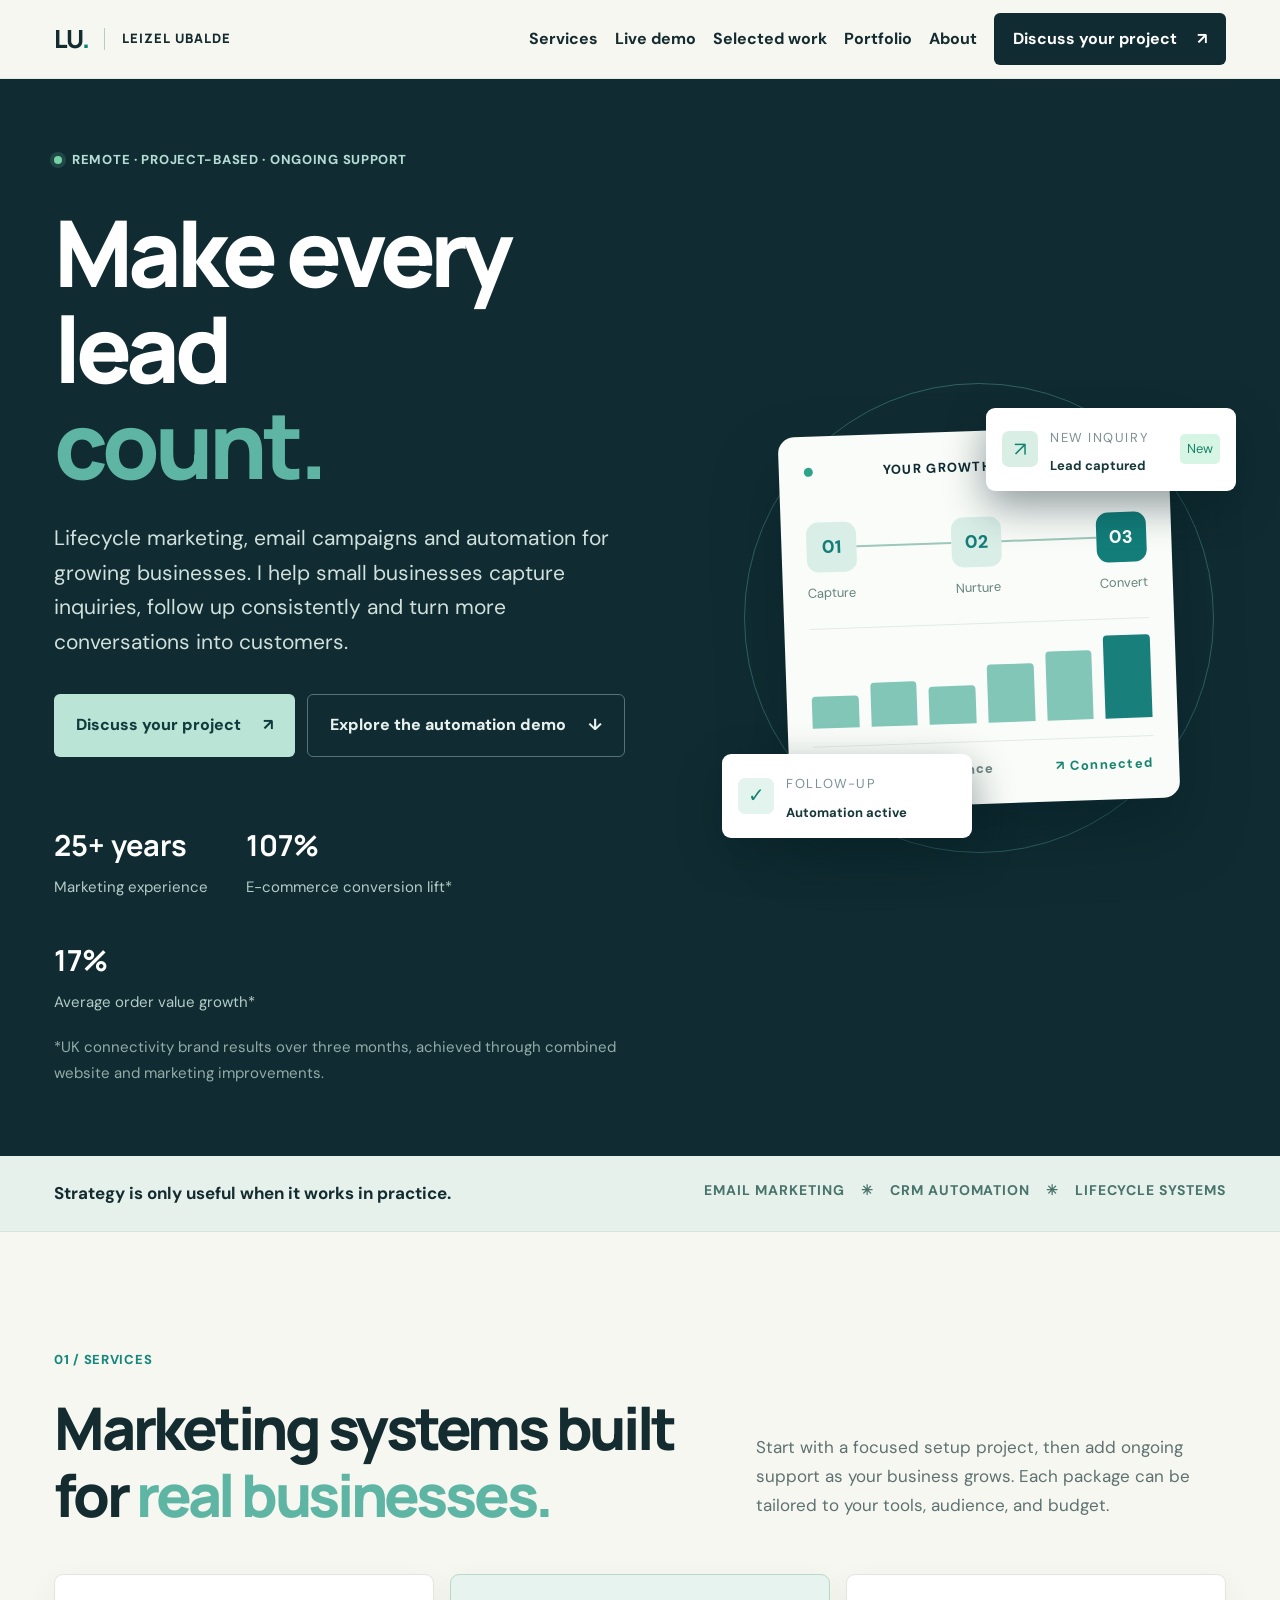
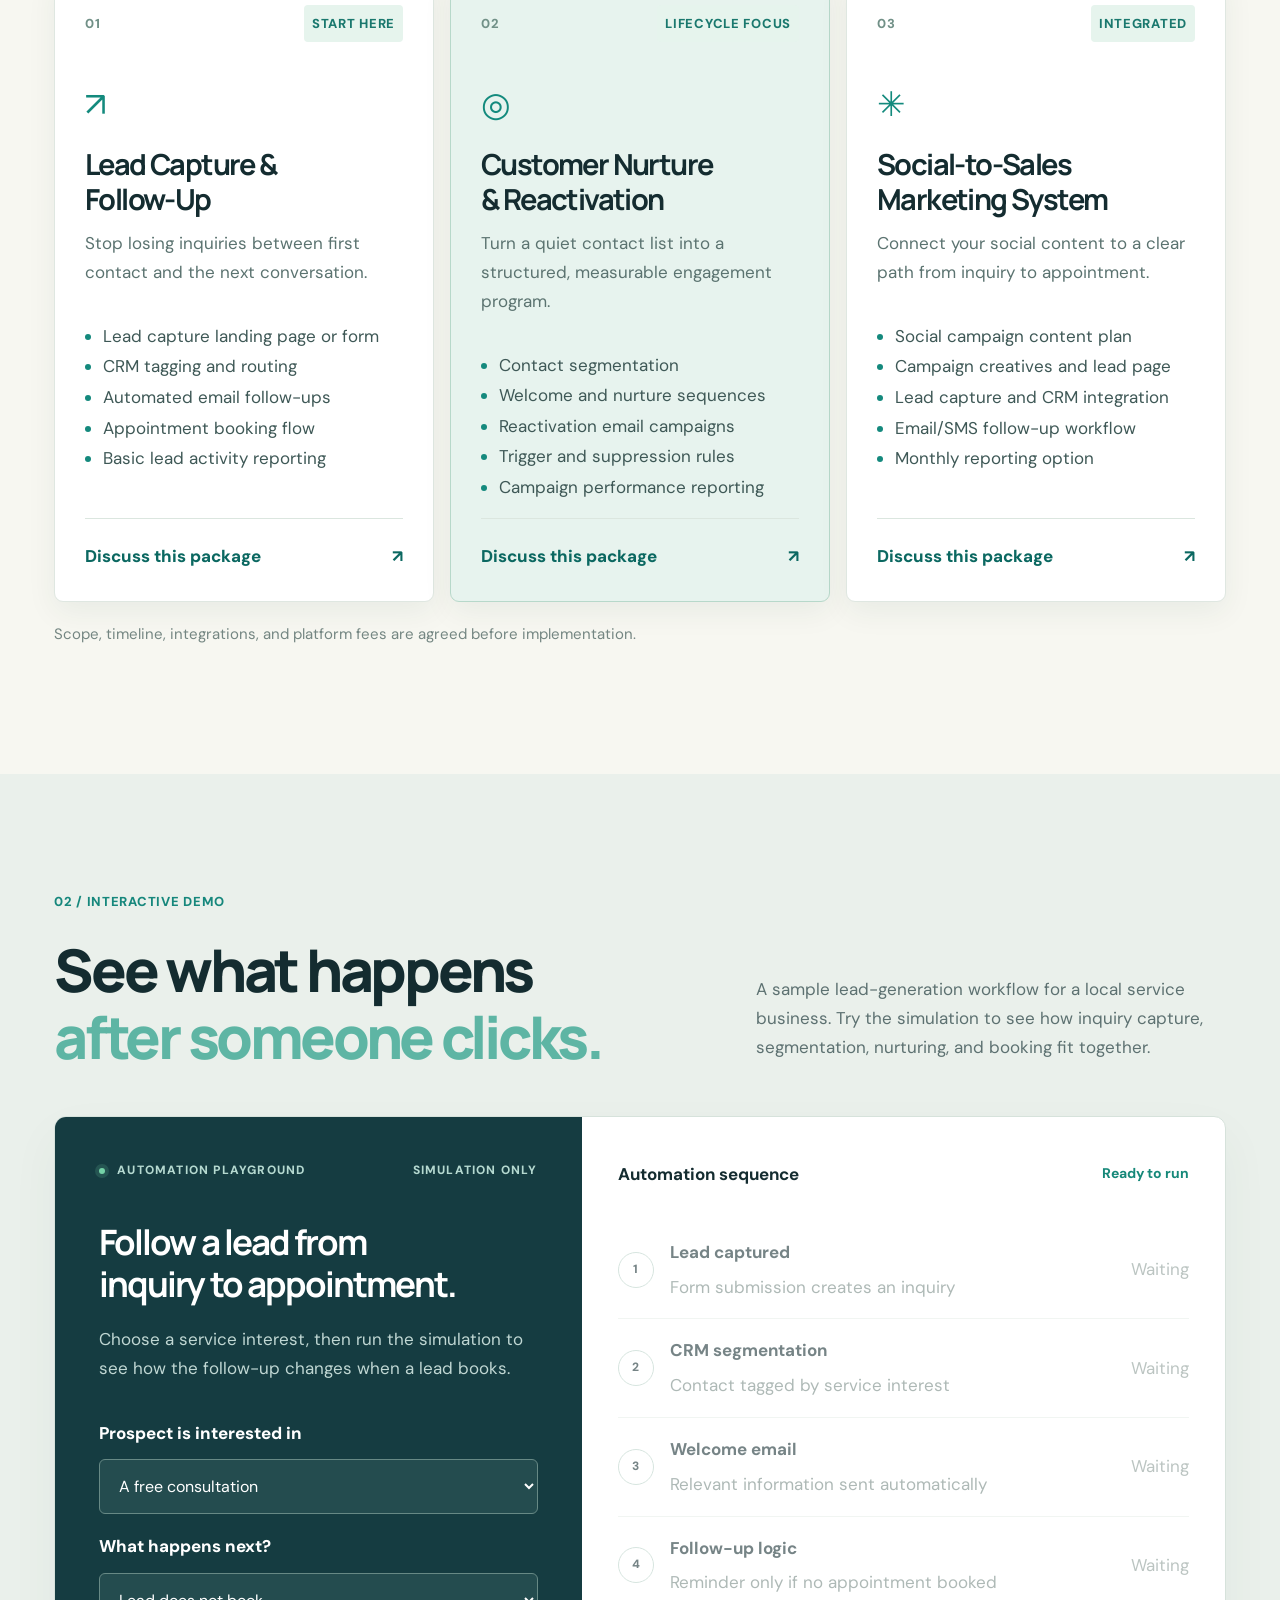
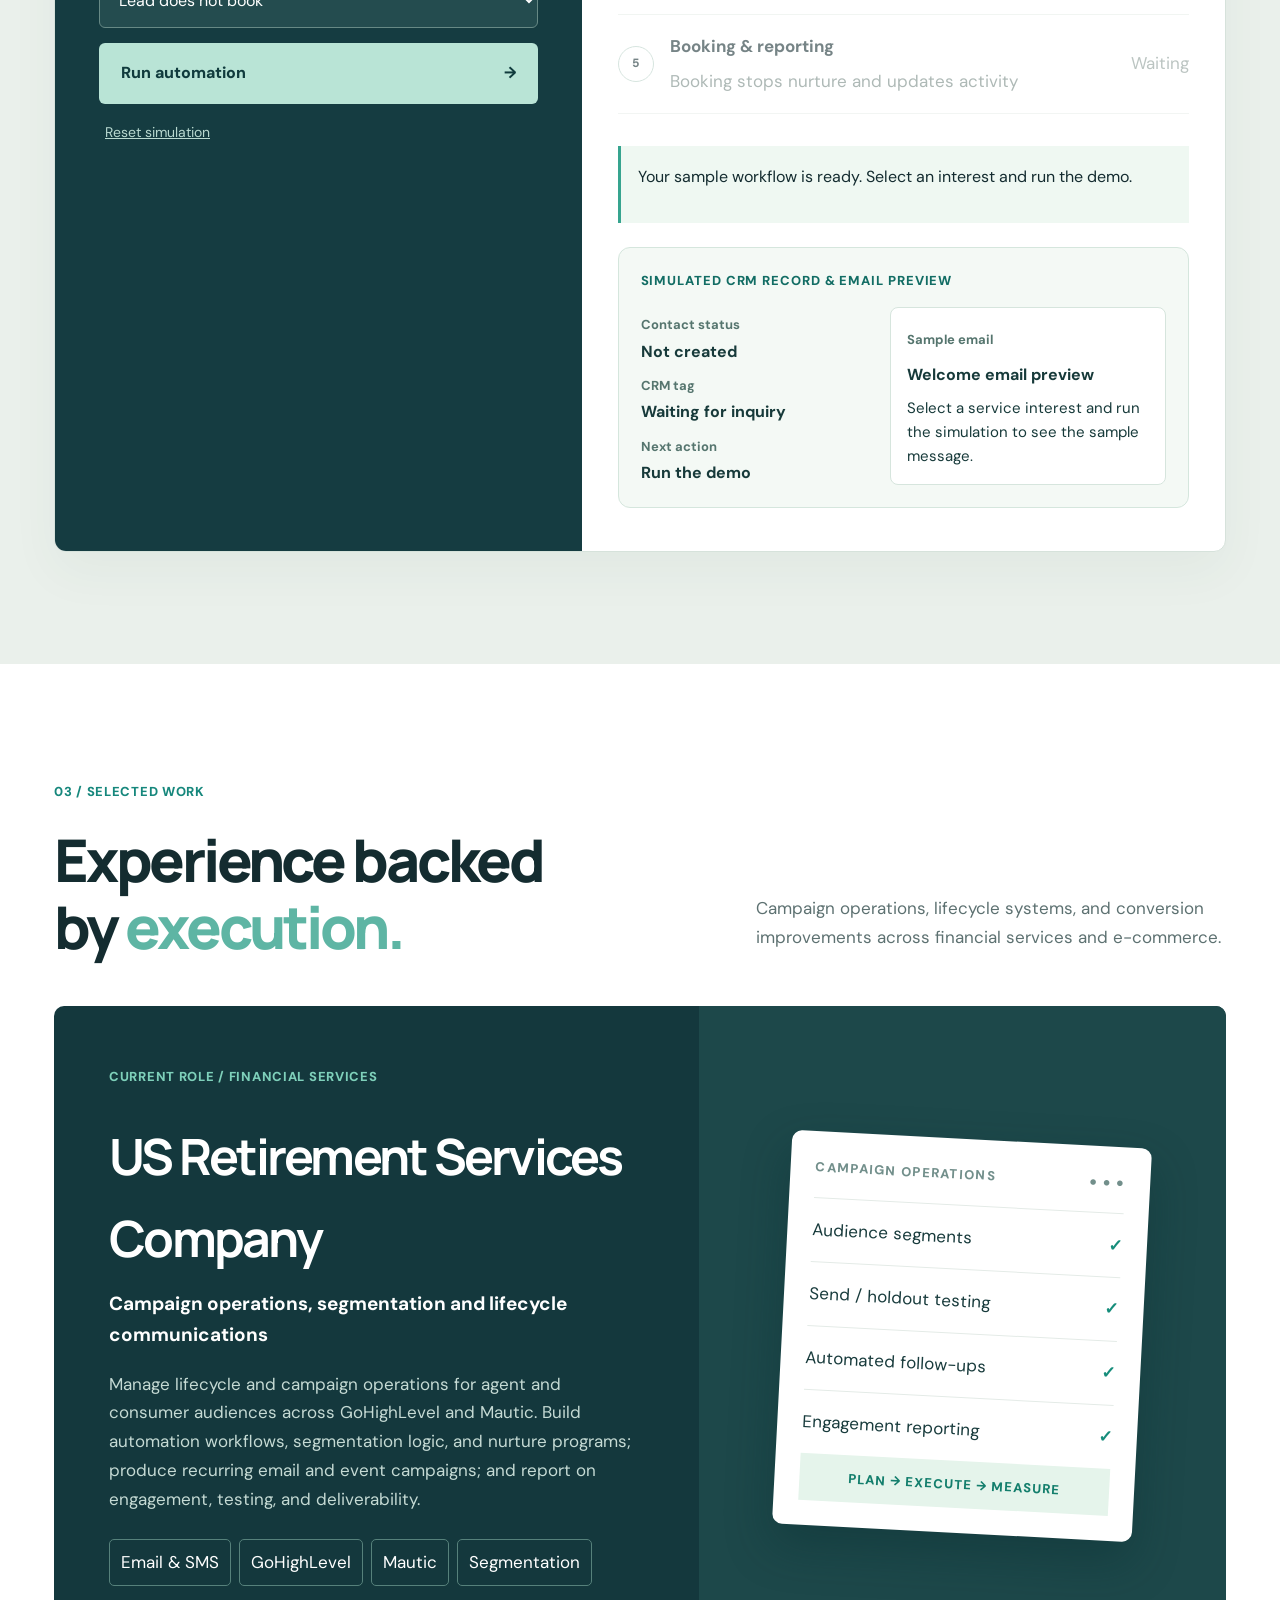
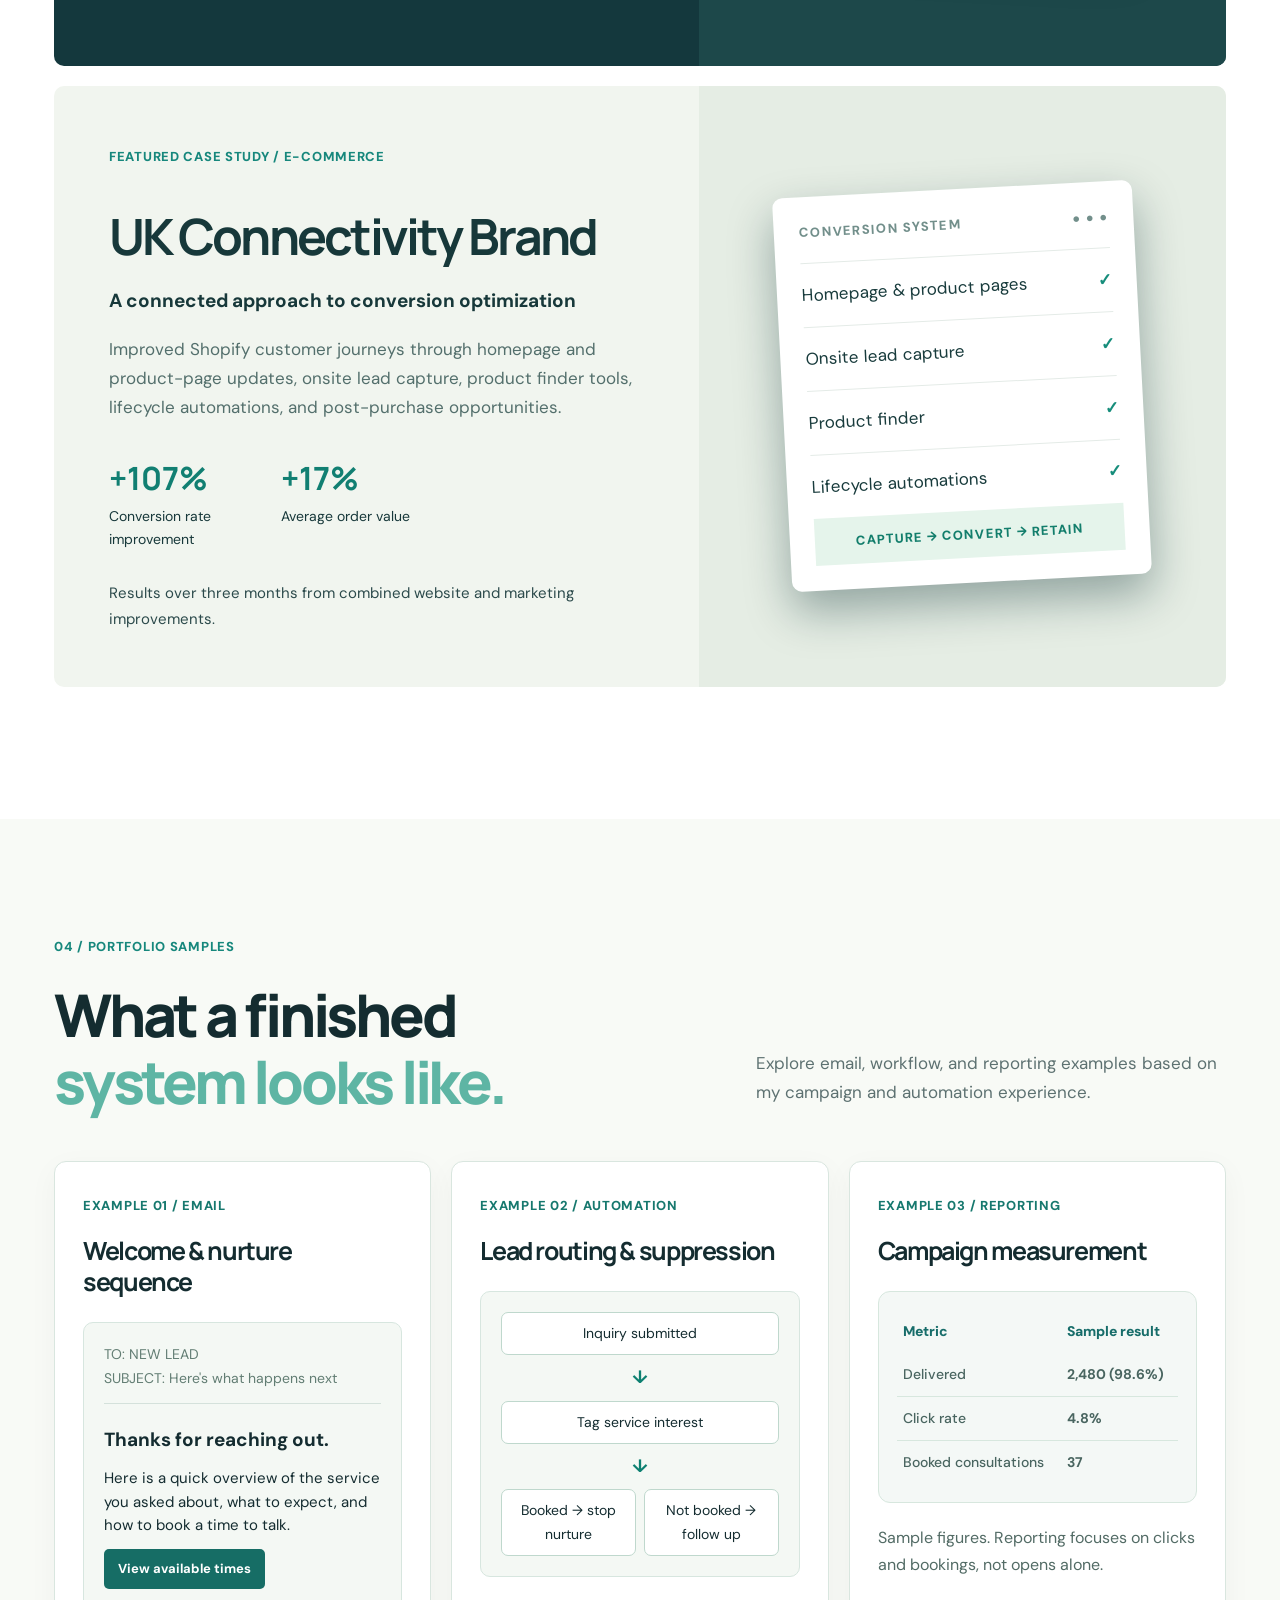
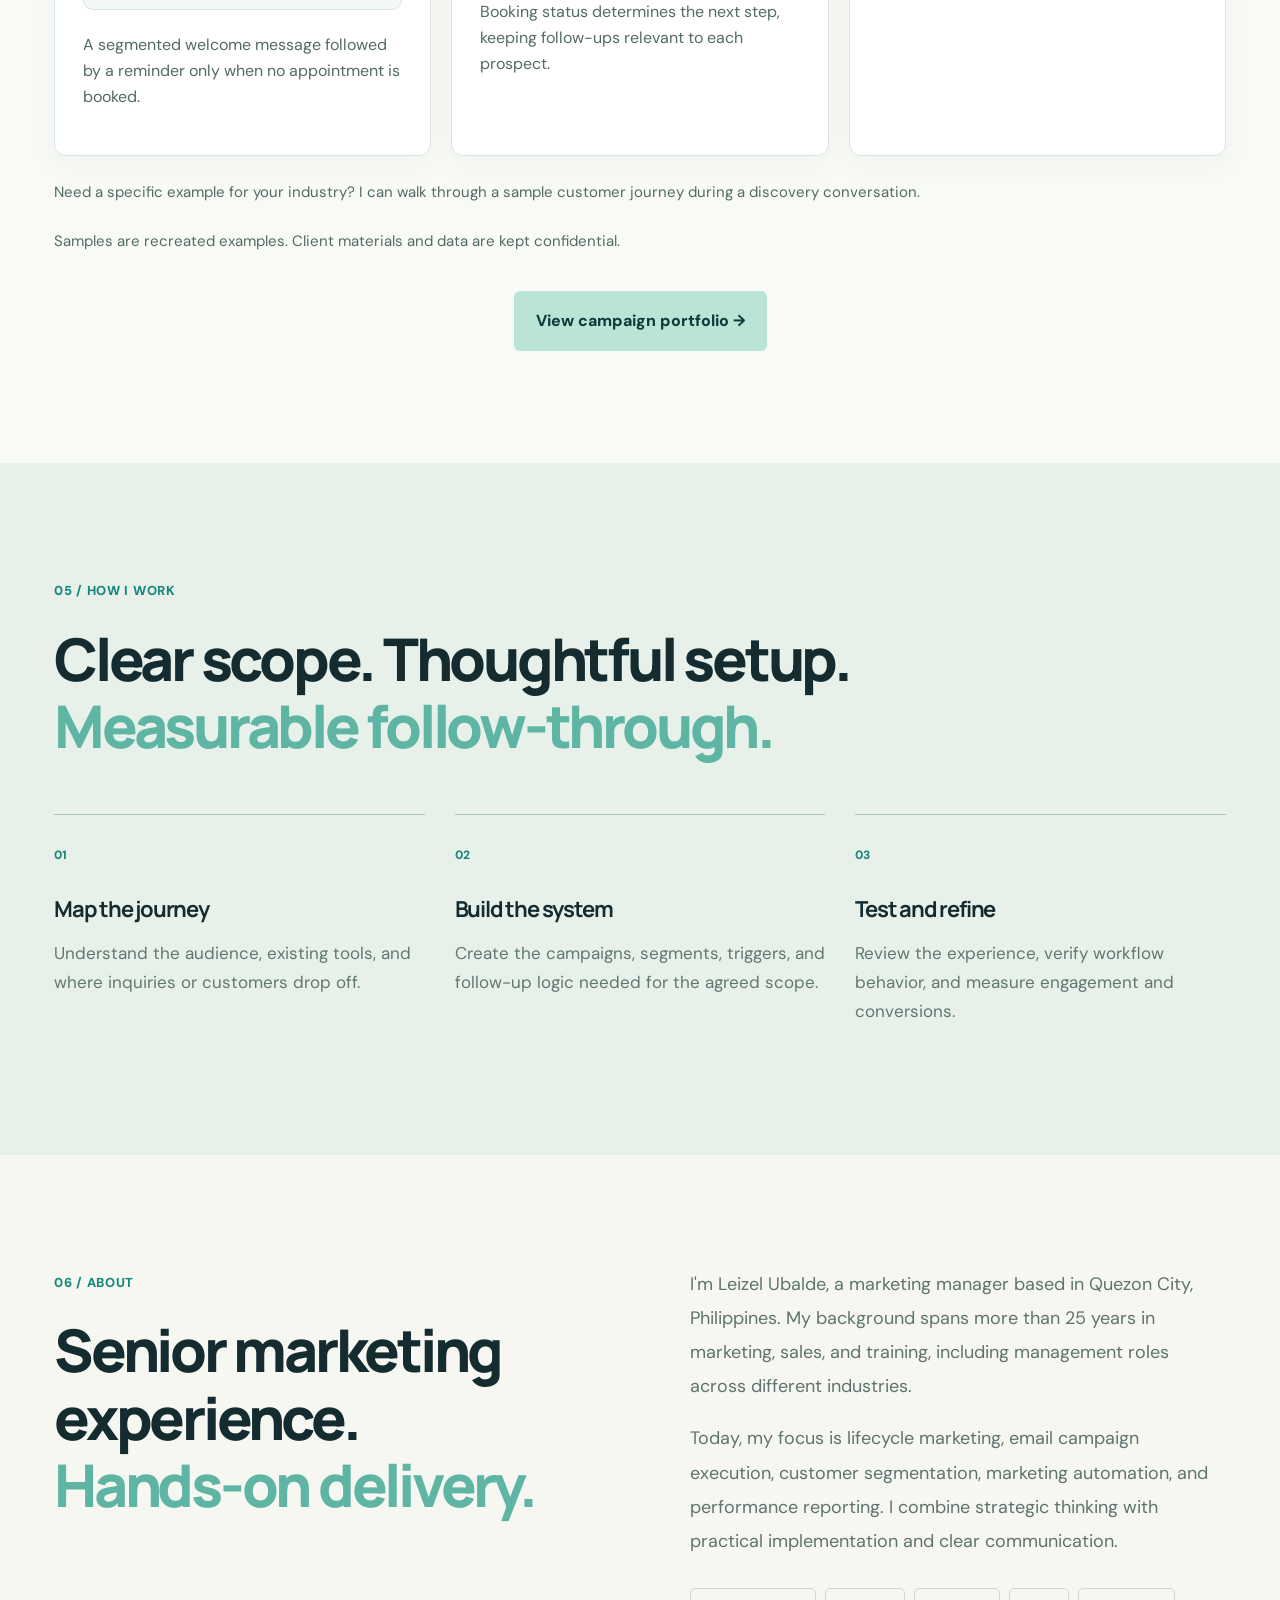
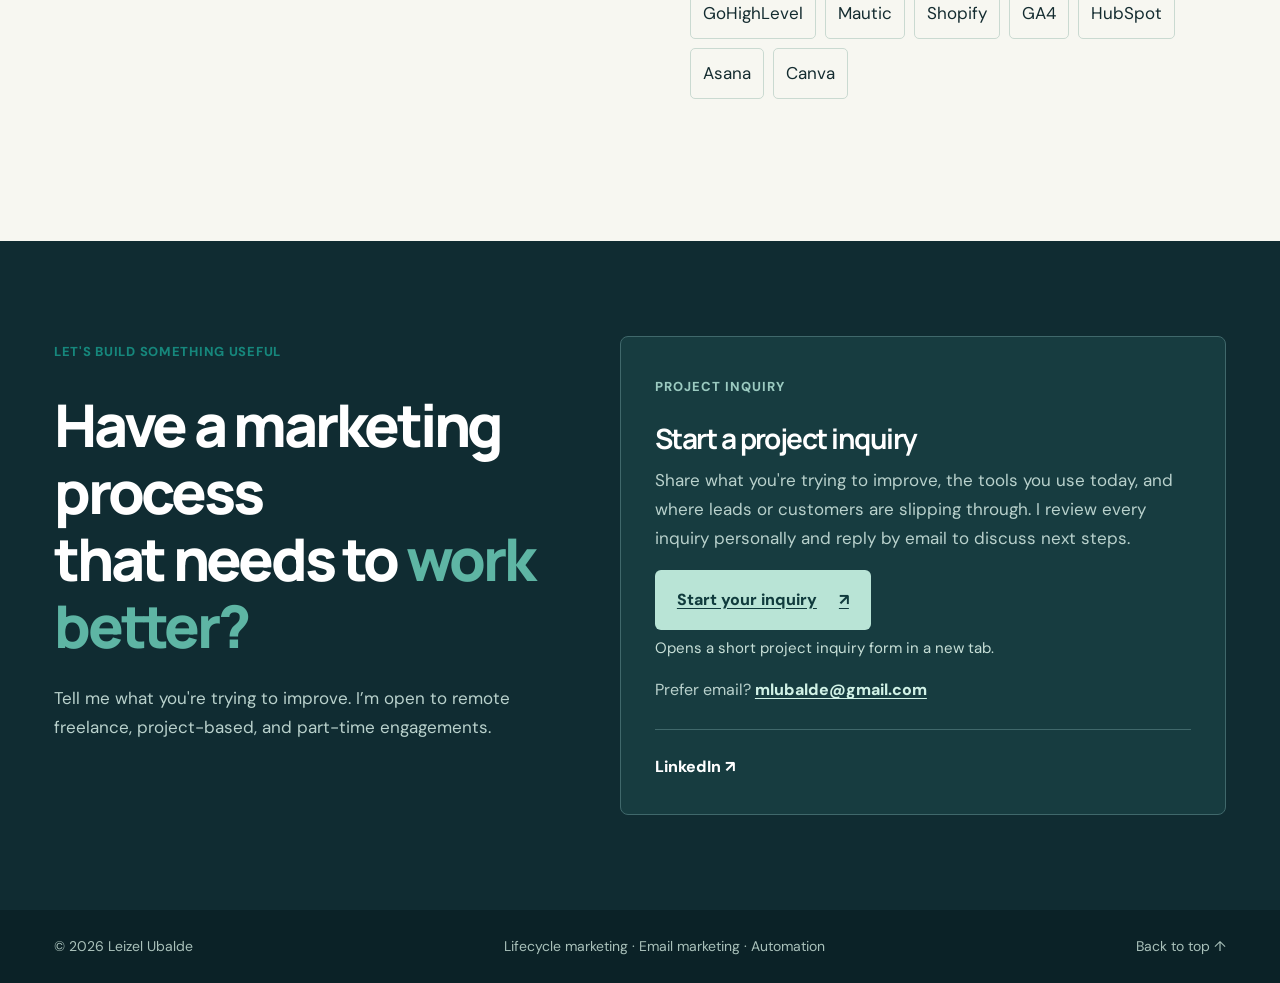
<file: index.html>
<!DOCTYPE html>

<html lang="en"><head><meta charset="utf-8"/><meta content="width=device-width,initial-scale=1" name="viewport"/><meta content="#102c32" name="theme-color"/><meta content="Leizel Ubalde helps growing businesses capture leads, build email marketing systems and automate customer follow-up. Remote freelance and project-based marketing support." name="description"/><title>Leizel Ubalde | Lifecycle Marketing &amp; Automation</title><link href="https://fonts.googleapis.com" rel="preconnect"/><link crossorigin="" href="https://fonts.gstatic.com" rel="preconnect"/><link href="https://fonts.googleapis.com/css2?family=DM+Sans:wght@400;500;600;700&amp;family=Manrope:wght@400;500;600;700;800&amp;display=swap" rel="stylesheet"/><link href="styles.css" rel="stylesheet"/><meta content="website" property="og:type"/><meta content="Leizel Ubalde | Lifecycle Marketing &amp; Automation" property="og:title"/><meta content="Email marketing, lifecycle automation and lead follow-up systems for growing businesses. Explore service packages and an interactive workflow demo." property="og:description"/><meta content="summary_large_image" name="twitter:card"/><meta content="https://leizelubalde.github.io/" property="og:url"/><meta content="https://leizelubalde.github.io/assets/og-image.jpg" property="og:image"/><meta content="1200" property="og:image:width"/><meta content="630" property="og:image:height"/><meta content="Leizel Ubalde, Lifecycle Marketing and Automation: Make every lead count." property="og:image:alt"/><meta content="https://leizelubalde.github.io/assets/og-image.jpg" name="twitter:image"/><meta content="Leizel Ubalde | Lifecycle Marketing &amp; Automation" name="twitter:title"/><meta content="Practical email marketing, lifecycle automation and lead follow-up for growing businesses." name="twitter:description"/><link href="favicon.svg" rel="icon" type="image/svg+xml"/><meta content="index, follow" name="robots"/></head>
<body><header class="site-header"><div class="wrap nav"><a aria-label="Leizel Ubalde home" class="brand" href="#top">LU<span class="brand-dot">.</span><span class="brand-name">LEIZEL UBALDE</span></a><button aria-controls="navLinks" aria-expanded="false" aria-label="Toggle navigation menu" class="menu-toggle" id="menuToggle">Menu <span aria-hidden="true">☰</span></button><nav aria-label="Main navigation" id="navLinks"><a href="#services">Services</a><a href="#demo">Live demo</a><a href="#work">Selected work</a><a href="portfolio.html">Portfolio</a><a href="#about">About</a><a class="nav-cta" href="https://docs.google.com/forms/d/e/1FAIpQLSfONw1o2_HvZQygLxeL57BWI8GHEEXWNvy_GHQLVHNqAqclEQ/viewform" rel="noopener noreferrer" target="_blank">Discuss your project <span aria-hidden="true">↗</span></a></nav></div></header>
<main id="top"><section class="hero"><div class="wrap hero-grid"><div><div class="eyebrow"><span class="status-dot"></span> REMOTE · PROJECT-BASED · ONGOING SUPPORT</div><h1>Make every lead<br/><em>count.</em></h1><p class="hero-lede">Lifecycle marketing, email campaigns and automation for growing businesses. I help small businesses capture inquiries, follow up consistently and turn more conversations into customers.</p><div class="hero-actions"><a class="btn primary" href="https://docs.google.com/forms/d/e/1FAIpQLSfONw1o2_HvZQygLxeL57BWI8GHEEXWNvy_GHQLVHNqAqclEQ/viewform" rel="noopener noreferrer" target="_blank">Discuss your project <span>↗</span></a><a class="btn ghost" href="#demo">Explore the automation demo <span>↓</span></a></div><div class="hero-proof"><div><strong>25+ years</strong><small>Marketing experience</small></div><div><strong>107%</strong><small>E-commerce conversion lift*</small></div><div><strong>17%</strong><small>Average order value growth*</small></div></div><p class="footnote">*UK connectivity brand results over three months, achieved through combined website and marketing improvements.</p></div><div aria-label="Illustration of connected marketing systems" class="hero-art"><div class="orbit orb1"></div><div class="orbit orb2"></div><div class="floating-card fc-top"><span class="mini-icon">↗</span><div><small>NEW INQUIRY</small><b>Lead captured</b></div><span class="pill-green">New</span></div><div class="system-card"><div class="system-header"><span class="sys-dot"></span><span>YOUR GROWTH SYSTEM</span><span class="sys-lines">•••</span></div><div class="system-center"><span class="flow-node">01</span><span class="flow-line"></span><span class="flow-node">02</span><span class="flow-line"></span><span class="flow-node">03</span></div><div class="system-labels"><span>Capture</span><span>Nurture</span><span>Convert</span></div><div class="system-chart"><span style="height:36%"></span><span style="height:49%"></span><span style="height:43%"></span><span style="height:65%"></span><span style="height:77%"></span><span style="height:93%"></span></div><div class="system-bottom"><span>Campaign performance</span><strong>↗ Connected</strong></div></div><div class="floating-card fc-bottom"><span class="mini-icon alt">✓</span><div><small>FOLLOW-UP</small><b>Automation active</b></div></div></div></div></section>
<section class="intro-strip"><div class="wrap strip-inner"><span>Strategy is only useful when it works in practice.</span><span class="strip-right">EMAIL MARKETING <i>✳</i> CRM AUTOMATION <i>✳</i> LIFECYCLE SYSTEMS</span></div></section>
<section class="section services" id="services"><div class="wrap"><div class="section-head"><div><span class="kicker">01 / SERVICES</span><h2>Marketing systems built<br/>for <em>real businesses.</em></h2></div><p>Start with a focused setup project, then add ongoing support as your business grows. Each package can be tailored to your tools, audience, and budget.</p></div><div class="package-grid"><article class="package"><div class="package-top"><span class="package-num">01</span><span class="package-tag">START HERE</span></div><div class="package-icon">↗</div><h3>Lead Capture &amp;<br/>Follow-Up</h3><p>Stop losing inquiries between first contact and the next conversation.</p><ul><li>Lead capture landing page or form</li><li>CRM tagging and routing</li><li>Automated email follow-ups</li><li>Appointment booking flow</li><li>Basic lead activity reporting</li></ul><a data-package="Lead Capture &amp; Follow-Up" href="https://docs.google.com/forms/d/e/1FAIpQLSfONw1o2_HvZQygLxeL57BWI8GHEEXWNvy_GHQLVHNqAqclEQ/viewform?usp=pp_url&amp;entry.1717519921=Lead%20Capture%20%26%20Follow-Up" rel="noopener noreferrer" target="_blank">Discuss this package <span>↗</span></a></article><article class="package featured"><div class="package-top"><span class="package-num">02</span><span class="package-tag">LIFECYCLE FOCUS</span></div><div class="package-icon">◎</div><h3>Customer Nurture<br/>&amp; Reactivation</h3><p>Turn a quiet contact list into a structured, measurable engagement program.</p><ul><li>Contact segmentation</li><li>Welcome and nurture sequences</li><li>Reactivation email campaigns</li><li>Trigger and suppression rules</li><li>Campaign performance reporting</li></ul><a data-package="Customer Nurture &amp; Reactivation" href="https://docs.google.com/forms/d/e/1FAIpQLSfONw1o2_HvZQygLxeL57BWI8GHEEXWNvy_GHQLVHNqAqclEQ/viewform?usp=pp_url&amp;entry.1717519921=Customer%20Nurture%20%26%20Reactivation" rel="noopener noreferrer" target="_blank">Discuss this package <span>↗</span></a></article><article class="package"><div class="package-top"><span class="package-num">03</span><span class="package-tag">INTEGRATED</span></div><div class="package-icon">✳</div><h3>Social-to-Sales<br/>Marketing System</h3><p>Connect your social content to a clear path from inquiry to appointment.</p><ul><li>Social campaign content plan</li><li>Campaign creatives and lead page</li><li>Lead capture and CRM integration</li><li>Email/SMS follow-up workflow</li><li>Monthly reporting option</li></ul><a data-package="Social-to-Sales Marketing System" href="https://docs.google.com/forms/d/e/1FAIpQLSfONw1o2_HvZQygLxeL57BWI8GHEEXWNvy_GHQLVHNqAqclEQ/viewform?usp=pp_url&amp;entry.1717519921=Social-to-Sales%20Marketing%20System" rel="noopener noreferrer" target="_blank">Discuss this package <span>↗</span></a></article></div><p class="package-note">Scope, timeline, integrations, and platform fees are agreed before implementation.</p></div></section>
<section class="section demo-section" id="demo"><div class="wrap"><div class="section-head"><div><span class="kicker">02 / INTERACTIVE DEMO</span><h2>See what happens<br/><em>after someone clicks.</em></h2></div><p>A sample lead-generation workflow for a local service business. Try the simulation to see how inquiry capture, segmentation, nurturing, and booking fit together.</p></div><div class="demo-shell"><div class="demo-left"><div class="demo-topline"><span><span class="live-dot"></span> AUTOMATION PLAYGROUND</span><span>SIMULATION ONLY</span></div><h3>Follow a lead from<br/>inquiry to appointment.</h3><p>Choose a service interest, then run the simulation to see how the follow-up changes when a lead books.</p><label for="interest">Prospect is interested in</label><select id="interest"><option value="Consultation">A free consultation</option><option value="Service quote">A service quote</option><option value="Product information">Product information</option></select><label for="scenario">What happens next?</label><select id="scenario"><option value="no-booking">Lead does not book</option><option value="booked">Lead books a consultation</option></select><button class="btn primary demo-button" id="runDemo">Run automation <span>→</span></button><button class="reset" id="resetDemo">Reset simulation</button></div><div class="demo-right"><div class="demo-right-head"><strong>Automation sequence</strong><span aria-live="polite" id="demoStatus">Ready to run</span></div><ol class="workflow" id="workflow"><li><span class="step-circle">1</span><div><strong>Lead captured</strong><small>Form submission creates an inquiry</small></div><span class="step-state">Waiting</span></li><li><span class="step-circle">2</span><div><strong>CRM segmentation</strong><small>Contact tagged by service interest</small></div><span class="step-state">Waiting</span></li><li><span class="step-circle">3</span><div><strong>Welcome email</strong><small>Relevant information sent automatically</small></div><span class="step-state">Waiting</span></li><li><span class="step-circle">4</span><div><strong>Follow-up logic</strong><small>Reminder only if no appointment booked</small></div><span class="step-state">Waiting</span></li><li><span class="step-circle">5</span><div><strong>Booking &amp; reporting</strong><small>Booking stops nurture and updates activity</small></div><span class="step-state">Waiting</span></li></ol><div aria-live="polite" class="demo-output" id="demoOutput">Your sample workflow is ready. Select an interest and run the demo.</div><div aria-live="polite" class="demo-preview" id="demoPreview"><div class="preview-heading">SIMULATED CRM RECORD &amp; EMAIL PREVIEW</div><div class="preview-grid"><div><span class="preview-label">Contact status</span><strong id="previewStatus">Not created</strong><span class="preview-label">CRM tag</span><strong id="previewTag">Waiting for inquiry</strong><span class="preview-label">Next action</span><strong id="previewAction">Run the demo</strong></div><div class="email-preview"><span class="preview-label">Sample email</span><strong id="previewSubject">Welcome email preview</strong><p id="previewBody">Select a service interest and run the simulation to see the sample message.</p></div></div></div></div></div></div></section>
<section class="section work" id="work"><div class="wrap"><div class="section-head"><div><span class="kicker">03 / SELECTED WORK</span><h2>Experience backed<br/>by <em>execution.</em></h2></div><p>Campaign operations, lifecycle systems, and conversion improvements across financial services and e-commerce.</p></div><div class="case case-dark"><div class="case-copy"><span class="case-overline">CURRENT ROLE / FINANCIAL SERVICES</span><h3>US Retirement Services Company</h3><p class="case-subtitle">Campaign operations, segmentation and lifecycle communications</p><p>Manage lifecycle and campaign operations for agent and consumer audiences across GoHighLevel and Mautic. Build automation workflows, segmentation logic, and nurture programs; produce recurring email and event campaigns; and report on engagement, testing, and deliverability.</p><div class="chips"><span>Email &amp; SMS</span><span>GoHighLevel</span><span>Mautic</span><span>Segmentation</span></div></div><div class="case-graphic"><div class="dashboard"><div class="dash-head"><span>CAMPAIGN OPERATIONS</span><span>● ● ●</span></div><div class="dash-row"><span>Audience segments</span><b>✓</b></div><div class="dash-row"><span>Send / holdout testing</span><b>✓</b></div><div class="dash-row"><span>Automated follow-ups</span><b>✓</b></div><div class="dash-row"><span>Engagement reporting</span><b>✓</b></div><div class="dash-footer">PLAN → EXECUTE → MEASURE</div></div></div></div><div class="case case-light"><div class="case-copy"><span class="case-overline">FEATURED CASE STUDY / E-COMMERCE</span><h3>UK Connectivity Brand</h3><p class="case-subtitle">A connected approach to conversion optimization</p><p>Improved Shopify customer journeys through homepage and product-page updates, onsite lead capture, product finder tools, lifecycle automations, and post-purchase opportunities.</p><div class="result-row"><div><strong>+107%</strong><span>Conversion rate improvement</span></div><div><strong>+17%</strong><span>Average order value</span></div></div><small class="case-note">Results over three months from combined website and marketing improvements.</small></div><div class="case-image"><div class="dashboard" style="transform:rotate(-3deg)"><div class="dash-head"><span>CONVERSION SYSTEM</span><span>● ● ●</span></div><div class="dash-row"><span>Homepage &amp; product pages</span><b>✓</b></div><div class="dash-row"><span>Onsite lead capture</span><b>✓</b></div><div class="dash-row"><span>Product finder</span><b>✓</b></div><div class="dash-row"><span>Lifecycle automations</span><b>✓</b></div><div class="dash-footer">CAPTURE → CONVERT → RETAIN</div></div></div></div></div></section>
<section class="section samples" id="samples"><div class="wrap"><div class="section-head"><div><span class="kicker">04 / PORTFOLIO SAMPLES</span><h2>What a finished<br/><em>system looks like.</em></h2></div><p>Explore email, workflow, and reporting examples based on my campaign and automation experience.</p></div><div class="sample-grid"><article class="sample-card"><span class="sample-label">EXAMPLE 01 / EMAIL</span><h3>Welcome &amp; nurture sequence</h3><div class="email-mock"><div class="email-top">TO: NEW LEAD<br/>SUBJECT: Here's what happens next</div><strong>Thanks for reaching out.</strong><p>Here is a quick overview of the service you asked about, what to expect, and how to book a time to talk.</p><span class="fake-cta">View available times</span></div><p>A segmented welcome message followed by a reminder only when no appointment is booked.</p></article><article class="sample-card"><span class="sample-label">EXAMPLE 02 / AUTOMATION</span><h3>Lead routing &amp; suppression</h3><div class="logic-mock"><span>Inquiry submitted</span><b>↓</b><span>Tag service interest</span><b>↓</b><div class="logic-split"><span>Booked → stop nurture</span><span>Not booked → follow up</span></div></div><p>Booking status determines the next step, keeping follow-ups relevant to each prospect.</p></article><article class="sample-card"><span class="sample-label">EXAMPLE 03 / REPORTING</span><h3>Campaign measurement</h3><div class="reporting-sample"><table class="sample-report-table"><thead><tr><th scope="col">Metric</th><th scope="col">Sample result</th></tr></thead><tbody><tr><th scope="row">Delivered</th><td>2,480 (98.6%)</td></tr><tr><th scope="row">Click rate</th><td>4.8%</td></tr><tr><th scope="row">Booked consultations</th><td>37</td></tr></tbody></table></div><p>Sample figures. Reporting focuses on clicks and bookings, not opens alone.</p></article></div><p class="sample-note">Need a specific example for your industry? I can walk through a sample customer journey during a discovery conversation.</p><p class="sample-note">Samples are recreated examples. Client materials and data are kept confidential.</p><p class="portfolio-link-wrap"><a class="btn primary" href="portfolio.html">View campaign portfolio →</a></p></div></section><section class="section approach"><div class="wrap"><span class="kicker">05 / HOW I WORK</span><h2>Clear scope. Thoughtful setup.<br/><em>Measurable follow-through.</em></h2><div class="approach-grid"><div><span>01</span><h3>Map the journey</h3><p>Understand the audience, existing tools, and where inquiries or customers drop off.</p></div><div><span>02</span><h3>Build the system</h3><p>Create the campaigns, segments, triggers, and follow-up logic needed for the agreed scope.</p></div><div><span>03</span><h3>Test and refine</h3><p>Review the experience, verify workflow behavior, and measure engagement and conversions.</p></div></div></div></section>
<section class="section about" id="about"><div class="wrap about-grid"><div><span class="kicker">06 / ABOUT</span><h2>Senior marketing experience.<br/><em>Hands-on delivery.</em></h2></div><div><p>I'm Leizel Ubalde, a marketing manager based in Quezon City, Philippines. My background spans more than 25 years in marketing, sales, and training, including management roles across different industries.</p><p>Today, my focus is lifecycle marketing, email campaign execution, customer segmentation, marketing automation, and performance reporting. I combine strategic thinking with practical implementation and clear communication.</p><div class="tools"><span>GoHighLevel</span><span>Mautic</span><span>Shopify</span><span>GA4</span><span>HubSpot</span><span>Asana</span><span>Canva</span></div></div></div></section>
<section class="contact" id="contact"><div class="wrap contact-grid"><div><span class="kicker">LET'S BUILD SOMETHING USEFUL</span><h2>Have a marketing process<br/>that needs to <em>work better?</em></h2><p>Tell me what you're trying to improve. I’m open to remote freelance, project-based, and part-time engagements.</p></div><div class="contact-card"><span>PROJECT INQUIRY</span><h3>Start a project inquiry</h3><p>Share what you're trying to improve, the tools you use today, and where leads or customers are slipping through. I review every inquiry personally and reply by email to discuss next steps.</p><a class="btn primary" href="https://docs.google.com/forms/d/e/1FAIpQLSfONw1o2_HvZQygLxeL57BWI8GHEEXWNvy_GHQLVHNqAqclEQ/viewform" rel="noopener noreferrer" target="_blank">Start your inquiry <span>↗</span></a><p class="form-note">Opens a short project inquiry form in a new tab.</p><p class="direct-email">Prefer email? <a href="mailto:mlubalde@gmail.com?subject=Marketing%20project%20inquiry">mlubalde@gmail.com</a></p><div class="contact-links"><a href="https://www.linkedin.com/in/leizel-ubalde/" rel="noopener noreferrer" target="_blank">LinkedIn ↗</a></div></div></div></section></main><footer><div class="wrap footer-inner"><span>© <span id="year">2026</span> Leizel Ubalde</span><span>Lifecycle marketing · Email marketing · Automation</span><a href="#top">Back to top ↑</a></div></footer><script src="script.js"></script></body></html>
</file>
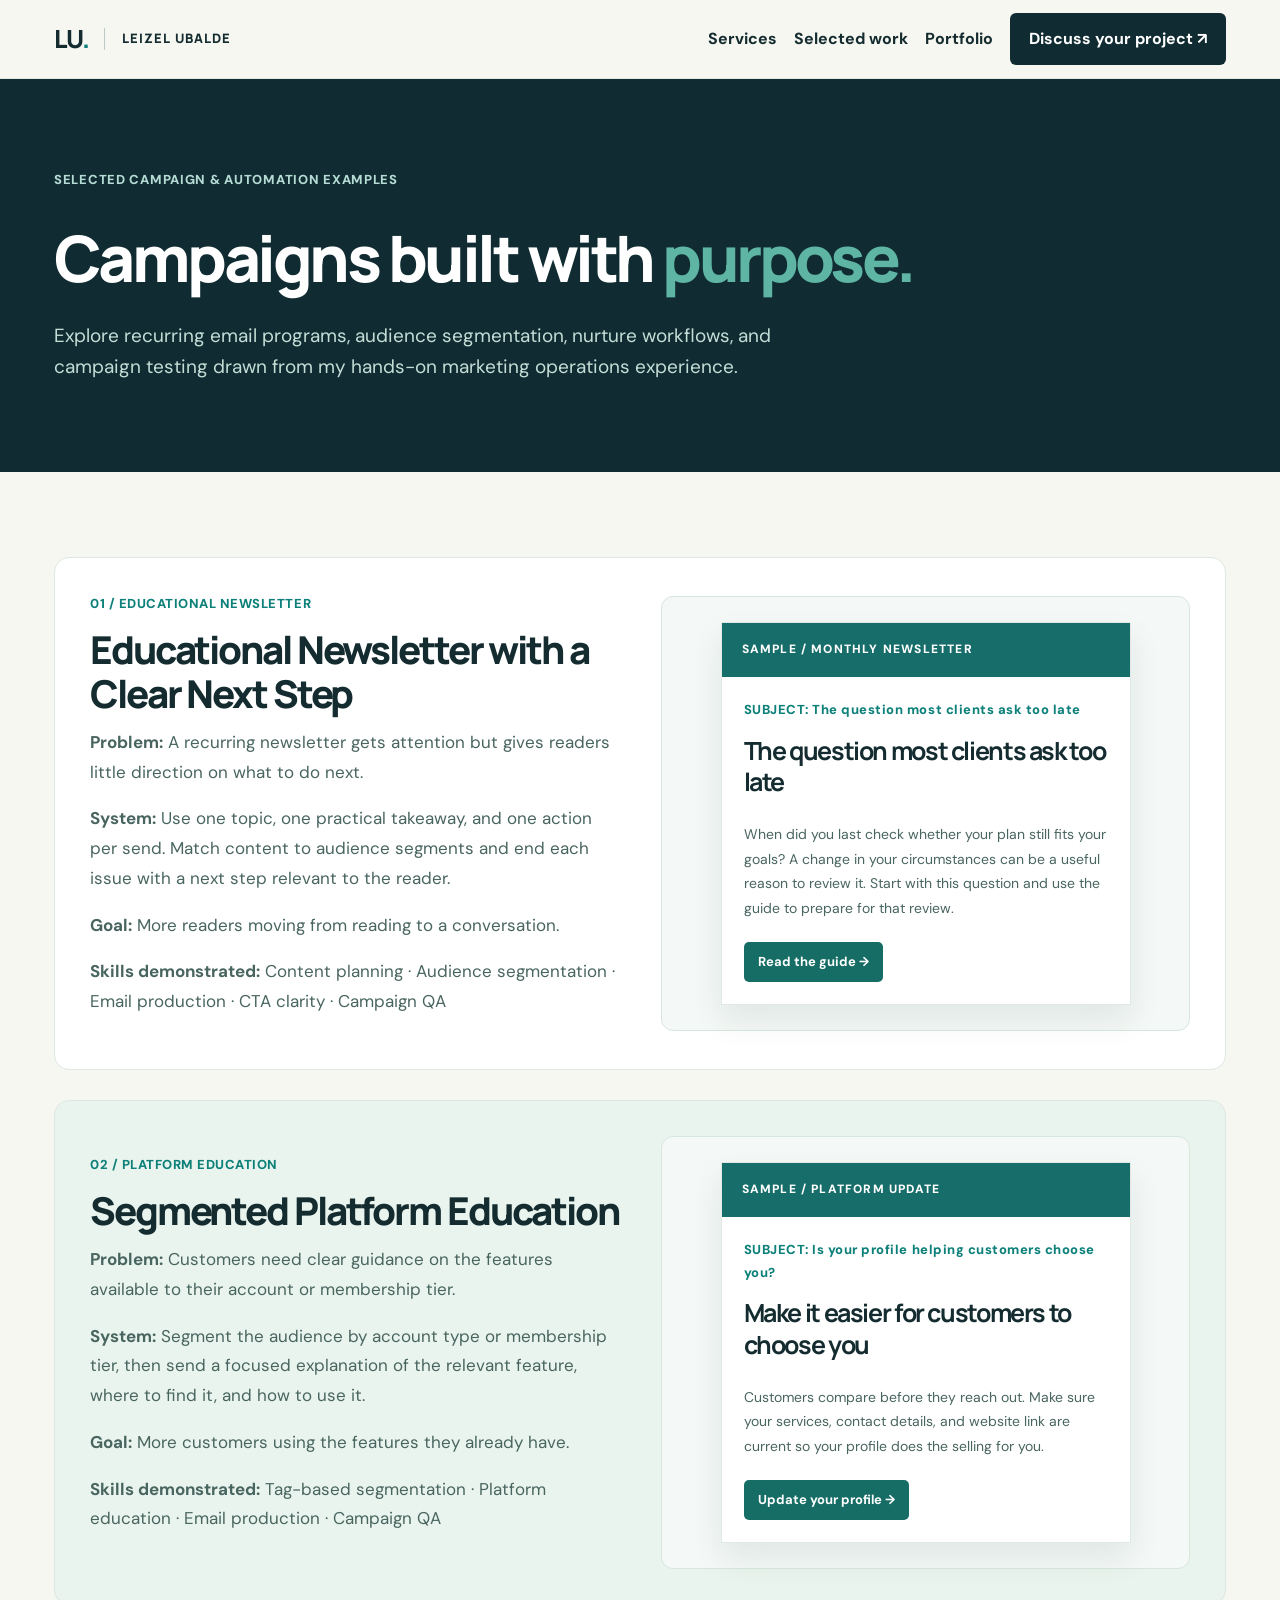
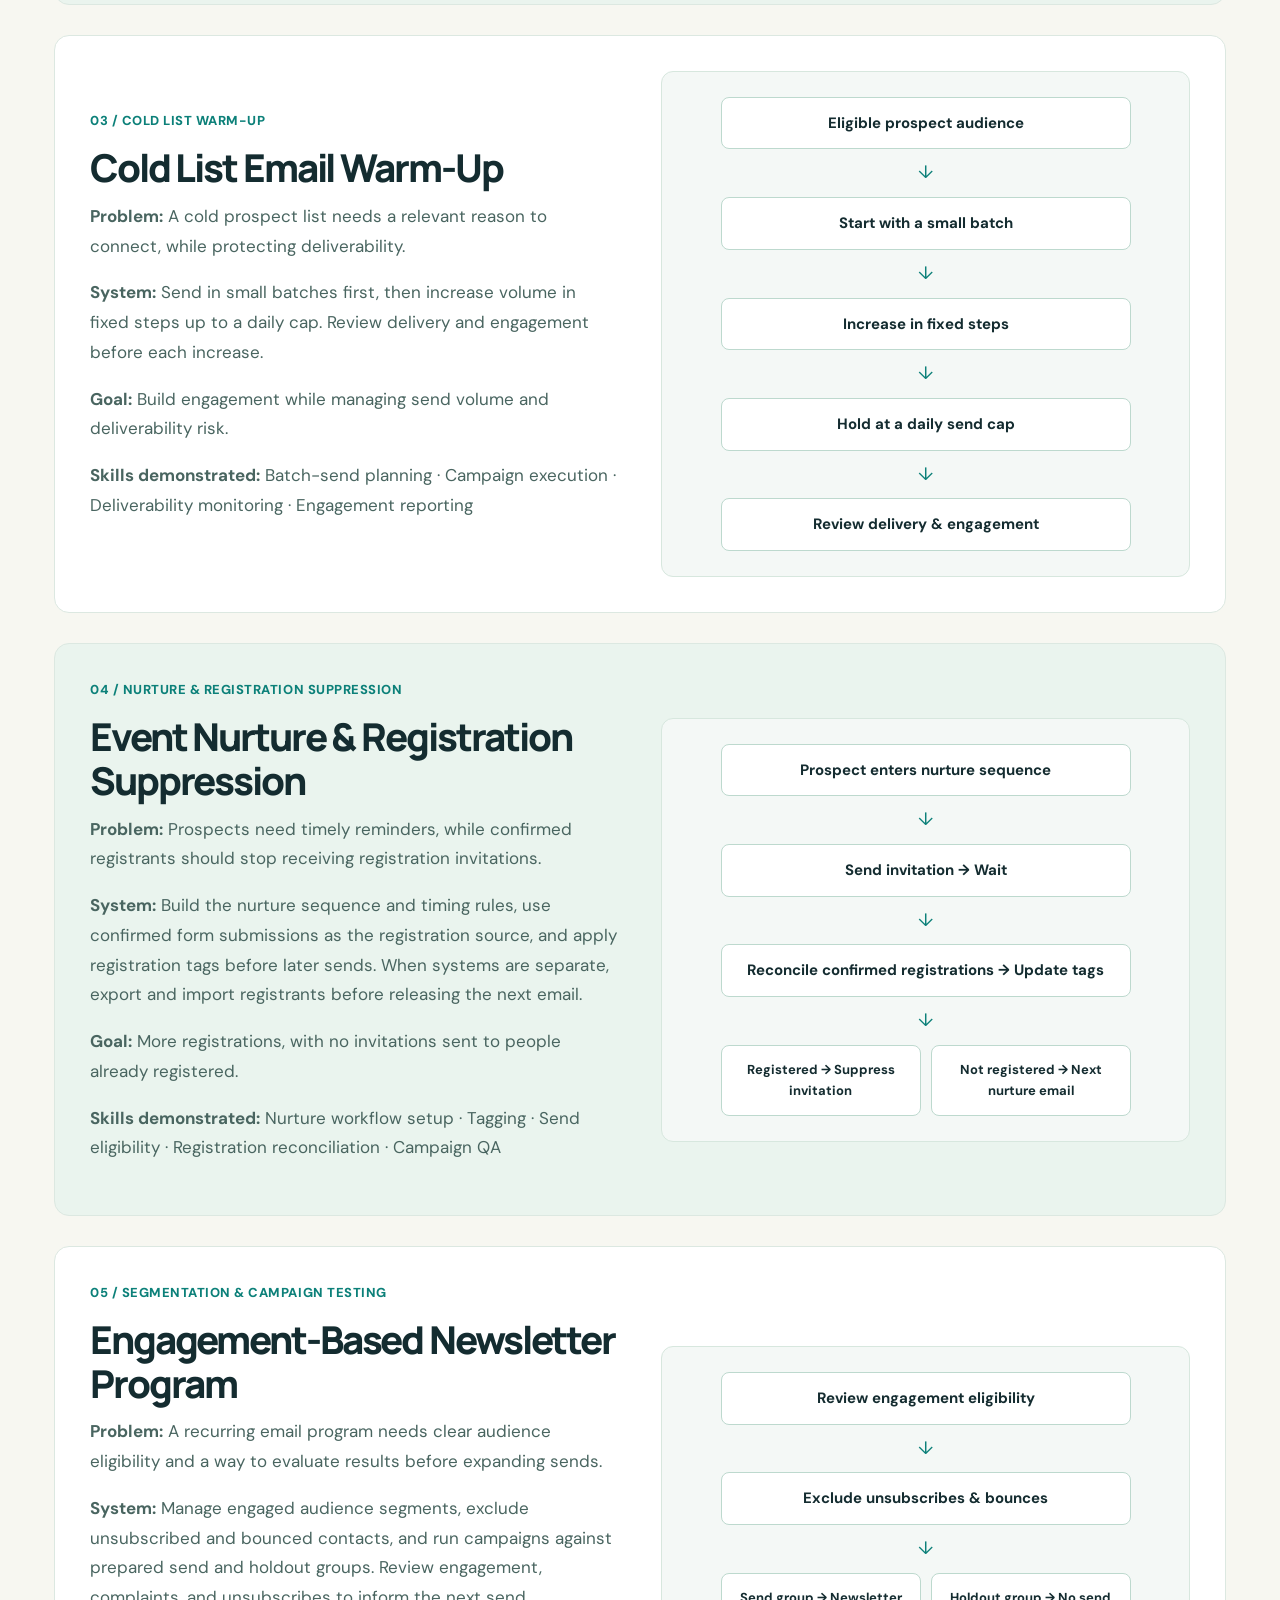
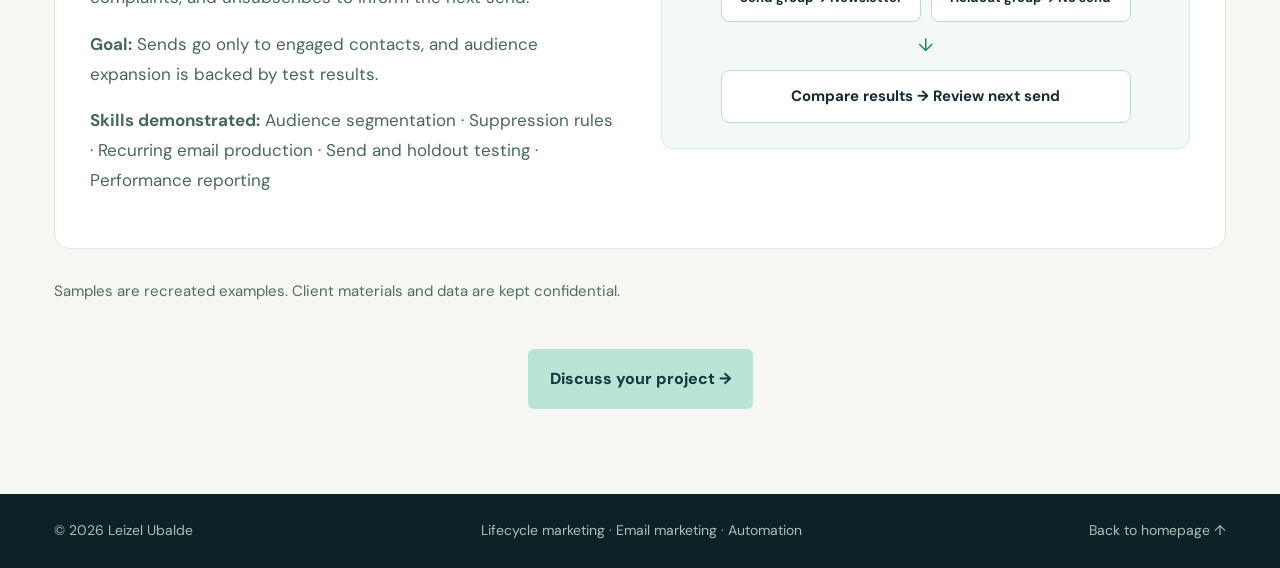
<file: portfolio.html>
<!doctype html><html lang="en"><head><meta charset="utf-8"><meta name="viewport" content="width=device-width,initial-scale=1"><meta name="description" content="Email campaign, segmentation, nurture, and campaign testing portfolio examples by Leizel Ubalde."><meta property="og:title" content="Campaign Portfolio | Leizel Ubalde"><meta property="og:description" content="Email campaign, segmentation, nurture, and campaign testing examples by Leizel Ubalde."><meta property="og:type" content="website"><meta content="https://leizelubalde.github.io/portfolio.html" property="og:url"/><meta content="https://leizelubalde.github.io/assets/og-image.jpg" property="og:image"/><meta content="1200" property="og:image:width"/><meta content="630" property="og:image:height"/><meta content="Leizel Ubalde, Lifecycle Marketing and Automation: Make every lead count." property="og:image:alt"/><meta content="https://leizelubalde.github.io/assets/og-image.jpg" name="twitter:image"/><meta name="twitter:card" content="summary_large_image"><title>Campaign Portfolio | Leizel Ubalde</title><link rel="icon" href="favicon.svg" type="image/svg+xml"><link rel="preconnect" href="https://fonts.googleapis.com"><link rel="preconnect" href="https://fonts.gstatic.com" crossorigin><link href="https://fonts.googleapis.com/css2?family=DM+Sans:wght@400;500;600;700&family=Manrope:wght@400;500;600;700;800&display=swap" rel="stylesheet"><link rel="stylesheet" href="styles.css"></head><body><header class="site-header"><div class="wrap nav"><a class="brand" href="index.html">LU<span class="brand-dot">.</span><span class="brand-name">LEIZEL UBALDE</span></a><nav aria-label="Main navigation"><a href="index.html#services">Services</a><a href="index.html#work">Selected work</a><a href="portfolio.html" aria-current="page">Portfolio</a><a class="nav-cta" href="https://docs.google.com/forms/d/e/1FAIpQLSfONw1o2_HvZQygLxeL57BWI8GHEEXWNvy_GHQLVHNqAqclEQ/viewform" target="_blank" rel="noopener noreferrer">Discuss your project ↗</a></nav></div></header><main><section class="portfolio-hero"><div class="wrap"><span class="eyebrow">SELECTED CAMPAIGN & AUTOMATION EXAMPLES</span><h1>Campaigns built with <em>purpose.</em></h1><p>Explore recurring email programs, audience segmentation, nurture workflows, and campaign testing drawn from my hands-on marketing operations experience.</p></div></section><section class="portfolio-gallery"><div class="wrap"><article class="portfolio-card"><div><p class="portfolio-meta">01 / EDUCATIONAL NEWSLETTER</p><h2>Educational Newsletter with a Clear Next Step</h2><p><strong>Problem:</strong> A recurring newsletter gets attention but gives readers little direction on what to do next.</p><p><strong>System:</strong> Use one topic, one practical takeaway, and one action per send. Match content to audience segments and end each issue with a next step relevant to the reader.</p><p><strong>Goal:</strong> More readers moving from reading to a conversation.</p><p><strong>Skills demonstrated:</strong> Content planning · Audience segmentation · Email production · CTA clarity · Campaign QA</p></div><div class="portfolio-visual"><div class="portfolio-email"><div class="band">SAMPLE / MONTHLY NEWSLETTER</div><div class="mail-body"><p class="portfolio-meta">SUBJECT: The question most clients ask too late</p><h3>The question most clients ask too late</h3><p>When did you last check whether your plan still fits your goals? A change in your circumstances can be a useful reason to review it. Start with this question and use the guide to prepare for that review.</p><span class="fake-cta" aria-label="Sample email call to action">Read the guide →</span></div></div></div></article><article class="portfolio-card"><div><p class="portfolio-meta">02 / PLATFORM EDUCATION</p><h2>Segmented Platform Education</h2><p><strong>Problem:</strong> Customers need clear guidance on the features available to their account or membership tier.</p><p><strong>System:</strong> Segment the audience by account type or membership tier, then send a focused explanation of the relevant feature, where to find it, and how to use it.</p><p><strong>Goal:</strong> More customers using the features they already have.</p><p><strong>Skills demonstrated:</strong> Tag-based segmentation · Platform education · Email production · Campaign QA</p></div><div class="portfolio-visual"><div class="portfolio-email"><div class="band">SAMPLE / PLATFORM UPDATE</div><div class="mail-body"><p class="portfolio-meta">SUBJECT: Is your profile helping customers choose you?</p><h3>Make it easier for customers to choose you</h3><p>Customers compare before they reach out. Make sure your services, contact details, and website link are current so your profile does the selling for you.</p><span class="fake-cta" aria-label="Sample email call to action">Update your profile →</span></div></div></div></article><article class="portfolio-card"><div><p class="portfolio-meta">03 / COLD LIST WARM-UP</p><h2>Cold List Email Warm-Up</h2><p><strong>Problem:</strong> A cold prospect list needs a relevant reason to connect, while protecting deliverability.</p><p><strong>System:</strong> Send in small batches first, then increase volume in fixed steps up to a daily cap. Review delivery and engagement before each increase.</p><p><strong>Goal:</strong> Build engagement while managing send volume and deliverability risk.</p><p><strong>Skills demonstrated:</strong> Batch-send planning · Campaign execution · Deliverability monitoring · Engagement reporting</p></div><div class="portfolio-visual"><div class="portfolio-logic"><div class="node">Eligible prospect audience</div><div class="arrow">↓</div><div class="node">Start with a small batch</div><div class="arrow">↓</div><div class="node">Increase in fixed steps</div><div class="arrow">↓</div><div class="node">Hold at a daily send cap</div><div class="arrow">↓</div><div class="node">Review delivery &amp; engagement</div></div></div></article><article class="portfolio-card"><div><p class="portfolio-meta">04 / NURTURE &amp; REGISTRATION SUPPRESSION</p><h2>Event Nurture &amp; Registration Suppression</h2><p><strong>Problem:</strong> Prospects need timely reminders, while confirmed registrants should stop receiving registration invitations.</p><p><strong>System:</strong> Build the nurture sequence and timing rules, use confirmed form submissions as the registration source, and apply registration tags before later sends. When systems are separate, export and import registrants before releasing the next email.</p><p><strong>Goal:</strong> More registrations, with no invitations sent to people already registered.</p><p><strong>Skills demonstrated:</strong> Nurture workflow setup · Tagging · Send eligibility · Registration reconciliation · Campaign QA</p></div><div class="portfolio-visual"><div class="portfolio-logic"><div class="node">Prospect enters nurture sequence</div><div class="arrow">↓</div><div class="node">Send invitation → Wait</div><div class="arrow">↓</div><div class="node">Reconcile confirmed registrations → Update tags</div><div class="arrow">↓</div><div class="branches"><div class="node">Registered → Suppress invitation</div><div class="node">Not registered → Next nurture email</div></div></div></div></article><article class="portfolio-card"><div><p class="portfolio-meta">05 / SEGMENTATION &amp; CAMPAIGN TESTING</p><h2>Engagement-Based Newsletter Program</h2><p><strong>Problem:</strong> A recurring email program needs clear audience eligibility and a way to evaluate results before expanding sends.</p><p><strong>System:</strong> Manage engaged audience segments, exclude unsubscribed and bounced contacts, and run campaigns against prepared send and holdout groups. Review engagement, complaints, and unsubscribes to inform the next send.</p><p><strong>Goal:</strong> Sends go only to engaged contacts, and audience expansion is backed by test results.</p><p><strong>Skills demonstrated:</strong> Audience segmentation · Suppression rules · Recurring email production · Send and holdout testing · Performance reporting</p></div><div class="portfolio-visual"><div class="portfolio-logic"><div class="node">Review engagement eligibility</div><div class="arrow">↓</div><div class="node">Exclude unsubscribes &amp; bounces</div><div class="arrow">↓</div><div class="branches"><div class="node">Send group → Newsletter</div><div class="node">Holdout group → No send</div></div><div class="arrow">↓</div><div class="node">Compare results → Review next send</div></div></div></article><p class="sample-note">Samples are recreated examples. Client materials and data are kept confidential.</p><div style="text-align:center;margin-top:45px"><a class="btn primary" href="https://docs.google.com/forms/d/e/1FAIpQLSfONw1o2_HvZQygLxeL57BWI8GHEEXWNvy_GHQLVHNqAqclEQ/viewform" target="_blank" rel="noopener noreferrer">Discuss your project →</a></div></div></section></main><footer><div class="wrap footer-inner"><span>© 2026 Leizel Ubalde</span><span>Lifecycle marketing · Email marketing · Automation</span><a href="index.html">Back to homepage ↑</a></div></footer></body></html>
</file>
<file: styles.css>
:root{--ink:#142c30;--deep:#102c32;--teal:#127d79;--mint:#b9e4d6;--cream:#f7f7f1;--white:#fff;--muted:#607276;--line:#dfe6e2}*{box-sizing:border-box}html{scroll-behavior:smooth}body{margin:0;background:var(--cream);color:var(--ink);font-family:'DM Sans',sans-serif;-webkit-font-smoothing:antialiased}h1,h2,h3,p{margin-top:0}h1,h2,h3{font-family:Manrope,sans-serif;letter-spacing:-.055em}h1{font-size:clamp(4rem,7.2vw,7.7rem);line-height:1.04;margin-bottom:28px;font-weight:800}h2{font-size:clamp(2.5rem,4.6vw,4.7rem);line-height:1.14;font-weight:800}h2 em,h1 em{color:#5eb5a4;font-style:normal}a{color:inherit;text-decoration:none}button,select{font:inherit}.wrap{max-width:1240px;margin:0 auto;padding:0 34px}.site-header{position:sticky;top:0;background:rgba(247,247,241,.94);backdrop-filter:blur(15px);border-bottom:1px solid #e3e9e4;z-index:20}.nav{height:78px;display:flex;align-items:center;justify-content:space-between}.brand{display:flex;align-items:center;font-family:Manrope;font-weight:800;font-size:25px;letter-spacing:-.09em}.brand-dot{color:var(--teal)}.brand-name{font-size:11px;letter-spacing:.16em;margin-left:17px;padding-left:17px;border-left:1px solid #bccac6}nav{display:flex;gap:34px;align-items:center;font-size:13px;font-weight:700}nav a:hover,.text-link:hover{color:var(--teal)}.nav-cta{padding:13px 19px;border-radius:6px;background:var(--deep);color:#fff!important}.nav-cta span{margin-left:16px}.menu-toggle{display:none}.hero{background:#102c32;color:white;overflow:hidden}.hero-grid{display:grid;grid-template-columns:1.12fr .88fr;min-height:680px;align-items:center;gap:50px;padding-top:70px;padding-bottom:70px}.eyebrow,.kicker{font-size:11px;letter-spacing:.17em;font-weight:800}.eyebrow{color:#b5dcd4;display:flex;gap:10px;align-items:center;margin-bottom:35px}.status-dot,.live-dot{display:inline-block;background:#74d2a7;border-radius:50%;height:8px;width:8px;box-shadow:0 0 0 4px #74d2a72a}.hero-lede{font-size:18px;line-height:1.75;color:#d0e1dd;max-width:590px}.hero-actions{display:flex;flex-wrap:wrap;gap:12px;margin:35px 0 65px}.btn{display:inline-flex;align-items:center;justify-content:space-between;gap:22px;border:0;border-radius:6px;padding:17px 22px;font-size:13px;font-weight:800;cursor:pointer}.btn.primary{background:#b9e4d6;color:#103b3d}.btn.primary:hover{background:#d1f0e4}.btn.ghost{border:1px solid #54747a;color:#e9f2ef}.hero-proof{display:flex;gap:38px;flex-wrap:wrap}.hero-proof>div{display:flex;flex-direction:column;gap:5px}.hero-proof strong{font-family:Manrope;font-size:25px}.hero-proof small{font-size:11px;color:#b4ccc7}.footnote{font-size:10px;color:#93aca8;margin:20px 0 0;max-width:570px}.hero-art{height:490px;position:relative;display:flex;align-items:center;justify-content:center}.orbit{position:absolute;border:1px solid #2f6264;border-radius:50%;width:470px;height:470px}.orb2{width:350px;height:350px}.system-card{position:relative;z-index:2;background:#f9fcf9;border-radius:16px;width:390px;padding:25px;color:var(--deep);box-shadow:0 32px 65px #031b216e;transform:rotate(-2deg)}.system-header,.system-bottom,.dash-head{display:flex;justify-content:space-between;align-items:center;font-size:10px;letter-spacing:.1em;font-weight:800}.sys-dot{height:9px;width:9px;border-radius:50%;background:#2da38b}.sys-lines{color:#9bafad}.system-center{display:flex;align-items:center;justify-content:space-between;margin-top:40px}.flow-node{height:50px;width:50px;display:grid;place-items:center;background:#d8eee7;color:#127d79;border-radius:12px;font-weight:800}.flow-node:last-child{background:#127d79;color:#fff}.flow-line{height:2px;background:#9dc7bb;flex:1}.system-labels{display:flex;justify-content:space-between;font-size:11px;color:#68837e;margin:10px 0 24px}.system-chart{height:100px;display:flex;align-items:end;gap:12px;border-top:1px solid #e3eae6;padding-top:10px}.system-chart span{background:#81c6b6;border-radius:4px 4px 0 0;flex:1}.system-chart span:last-child{background:#187f7a}.system-bottom{border-top:1px solid #e3eae6;margin-top:18px;padding-top:16px;color:#708480}.system-bottom strong{color:#15846c}.floating-card{position:absolute;z-index:4;background:#fff;color:#17383a;display:flex;align-items:center;gap:12px;border-radius:9px;padding:14px 16px;box-shadow:0 15px 40px #051e2370;min-width:250px}.floating-card small{font-size:9px;letter-spacing:.12em;color:#7c9290}.floating-card b{font-size:12px;display:block;margin-top:4px}.fc-top{top:35px;right:-10px}.fc-bottom{bottom:25px;left:-10px}.mini-icon{height:36px;width:36px;display:grid;place-items:center;border-radius:7px;background:#d9efe6;color:#14846e;font-size:20px}.mini-icon.alt{background:#e3f4ee}.pill-green{background:#d7f5e5;color:#188367;font-size:10px;padding:4px 7px;border-radius:5px;margin-left:auto}.intro-strip{background:#e6f1ec;border-bottom:1px solid #d5e4dc}.strip-inner{display:flex;justify-content:space-between;gap:20px;padding-top:23px;padding-bottom:23px;font-size:13px;font-weight:700}.strip-right{font-size:10px;letter-spacing:.07em;color:#49746b}.strip-right i{margin:0 12px;font-style:normal}.section{padding:112px 0;scroll-margin-top:78px}.section-head{display:flex;justify-content:space-between;align-items:end;gap:45px;margin-bottom:46px}.section-head h2{margin:20px 0 0}.section-head>p{max-width:360px;line-height:1.8;color:#5d7171;font-size:14px;margin:0 0 8px}.kicker{color:#16877c}.package-grid{display:grid;grid-template-columns:repeat(3,1fr);gap:16px}.package{background:#fff;border:1px solid #dfe7e1;padding:30px;border-radius:9px;display:flex;flex-direction:column;min-height:530px}.package.featured{background:#e7f3ee;border-color:#b7d8ca}.package-top{display:flex;justify-content:space-between;align-items:center}.package-num{font-weight:800;font-size:12px;color:#719087}.package-tag{font-size:9px;letter-spacing:.1em;font-weight:800;color:#1a786e;background:#e6f4ed;border-radius:4px;padding:8px}.package-icon{font-size:34px;color:#138a7d;margin:35px 0 14px}.package h3{font-size:26px;line-height:1.2;margin-bottom:12px}.package p{font-size:13px;line-height:1.7;color:#5b7370}.package ul{padding:17px 0 15px 18px;margin:0;line-height:2.2;font-size:12px;color:#3e5856}.package li::marker{color:#14897d}.package a{margin-top:auto;border-top:1px solid #dbe6df;padding-top:23px;display:flex;justify-content:space-between;font-size:12px;font-weight:800}.package-note,.demo-disclaimer{font-size:11px;color:#748682;margin-top:20px;line-height:1.6}.demo-section{background:#eaf0eb}.demo-shell{display:grid;grid-template-columns:.9fr 1.1fr;background:#fff;border:1px solid #d6e2db;border-radius:12px;overflow:hidden;box-shadow:0 20px 50px #234e3d0c}.demo-left{background:#153c41;color:#fff;padding:44px}.demo-topline{display:flex;justify-content:space-between;gap:12px;font-size:9px;font-weight:800;letter-spacing:.1em;color:#b5d9d0}.demo-topline .live-dot{height:6px;width:6px;margin-right:8px}.demo-left h3{font-size:35px;line-height:1.2;margin:70px 0 20px}.demo-left p{font-size:14px;line-height:1.8;color:#c0d7d3;margin-bottom:36px}.demo-left label{font-size:11px;display:block;font-weight:800;margin-bottom:12px}.demo-left select{width:100%;border:1px solid #678985;border-radius:6px;padding:15px;background:#244c4f;color:#fff;outline-color:#b9e4d6}.demo-button{width:100%;margin-top:15px}.demo-button:disabled{opacity:.7;cursor:wait}.reset{border:0;background:none;color:#b8d9d0;text-decoration:underline;cursor:pointer;margin-top:16px;font-size:12px}.demo-right{padding:43px 36px}.demo-right-head{display:flex;justify-content:space-between;gap:12px;align-items:center;font-size:13px}.demo-right-head span{font-size:11px;color:#168879}.workflow{padding:0;list-style:none;margin:32px 0}.workflow li{display:flex;align-items:center;gap:16px;border-bottom:1px solid #e8eeea;padding:17px 0;opacity:.58}.workflow li.done{opacity:1}.step-circle{width:36px;height:36px;display:grid;place-items:center;border:1px solid #b9d1c7;border-radius:50%;font-weight:800;font-size:12px;flex-shrink:0}.workflow li.done .step-circle{background:#177d70;border-color:#177d70;color:white}.workflow li>div{flex:1}.workflow strong{font-size:13px}.workflow small{display:block;color:#748782;font-size:11px;margin-top:5px}.step-state{font-size:10px;color:#8b9b96}.workflow li.done .step-state{color:#11816e;font-weight:800}.demo-output{border-left:3px solid #36a48f;background:#eff8f2;padding:17px;font-size:12px;line-height:1.65;min-height:77px}.work{background:#fff}.case{display:grid;grid-template-columns:1.1fr .9fr;overflow:hidden;border-radius:10px;margin-bottom:20px}.case-copy{padding:55px}.case-dark{background:#14383d;color:#fff}.case-overline{font-size:10px;font-weight:800;letter-spacing:.15em;color:#7ed0ba}.case h3{font-size:50px;margin:24px 0 8px}.case-subtitle{font-weight:700;font-size:16px!important}.case-copy>p:not(.case-subtitle){font-size:13px;line-height:1.9;max-width:550px;color:#c5dad4}.chips{display:flex;flex-wrap:wrap;gap:8px;margin:25px 0}.chips span{border:1px solid #56817b;padding:8px 11px;border-radius:5px;font-size:10px}.case-note{display:block;font-size:10px;line-height:1.7;opacity:.7}.case-graphic{display:grid;place-items:center;padding:40px;background:#1d484a}.dashboard{background:#fff;border-radius:10px;padding:25px;width:min(100%,360px);color:#183b3c;transform:rotate(3deg);box-shadow:0 20px 45px #092c2f60}.dash-head{padding-bottom:20px;color:#728f8b}.dash-row{border-top:1px solid #e4ebe7;display:flex;justify-content:space-between;padding:17px 0;font-size:12px}.dash-row b{color:#168d7b}.dash-footer{background:#e5f4eb;color:#137e6c;padding:13px;font-size:10px;text-align:center;font-weight:800;letter-spacing:.08em}.case-light{background:#f1f5ef;color:#17383a}.case-light .case-overline{color:#16877c}.case-light .case-copy>p:not(.case-subtitle){color:#536f6c}.case-image{display:grid;place-items:center;padding:40px;background:#e5ede4}.case-image img{max-width:100%;max-height:390px;border-radius:5px;box-shadow:0 18px 35px #1e423028}.result-row{display:flex;gap:32px;margin:30px 0}.result-row div{display:flex;flex-direction:column}.result-row strong{font-size:32px;color:#117f72;font-family:Manrope}.result-row span{font-size:11px;max-width:140px}.approach{background:#e8f0ea}.approach h2{margin:20px 0 55px}.approach-grid{display:grid;grid-template-columns:repeat(3,1fr);gap:30px}.approach-grid>div{border-top:1px solid #adc6bc;padding-top:24px}.approach-grid span{font-size:12px;font-weight:800;color:#188578}.approach-grid h3{font-size:22px;margin:22px 0 12px}.approach-grid p{font-size:13px;line-height:1.8;color:#617771}.about-grid{display:grid;grid-template-columns:1fr 1fr;gap:100px}.about h2{margin-top:20px}.about p{font-size:15px;line-height:1.9;color:#5e7370}.tools{display:flex;gap:9px;flex-wrap:wrap;margin:30px 0}.tools span{font-size:11px;padding:10px 12px;border:1px solid #cadad1;border-radius:5px}.text-link{font-weight:800;font-size:13px;border-bottom:1px solid #16877c;padding-bottom:9px}.contact{background:#102c32;color:#fff;padding:95px 0;scroll-margin-top:78px}.contact-grid{display:grid;grid-template-columns:1.2fr .8fr;gap:70px;align-items:center}.contact h2{margin:25px 0}.contact p{color:#b9d1cc;font-size:14px;line-height:1.8;max-width:520px}.contact-card{border:1px solid #40686b;padding:34px;border-radius:8px}.contact-card>span{font-size:10px;letter-spacing:.12em;color:#9bcac0;font-weight:800}.contact-email{display:flex;justify-content:space-between;align-items:center;font-size:clamp(17px,2vw,24px);font-weight:800;word-break:break-all;margin:25px 0 35px}.contact-links{display:flex;gap:20px;font-size:13px;font-weight:800;border-top:1px solid #40686b;padding-top:24px}.contact-card small{display:block;color:#91b0aa;font-size:10px;line-height:1.6;margin-top:25px}footer{background:#0b2227;color:#a9c1ba;padding:25px 0}.footer-inner{display:flex;justify-content:space-between;gap:20px;font-size:11px}@media(max-width:1000px){.hero-grid{grid-template-columns:1fr}.hero-art{height:450px}.section-head{align-items:start}.case-copy{padding:35px}.about-grid{gap:50px}}@media(max-width:720px){.wrap{padding:0 20px}.nav{height:66px}.menu-toggle{display:block;background:none;border:0;font-size:13px;font-weight:800}.site-header nav{display:none;position:absolute;left:0;right:0;top:66px;background:var(--cream);padding:25px 20px;box-shadow:0 20px 30px #17382a18;flex-direction:column;align-items:stretch;gap:20px}.site-header nav.open{display:flex}.hero-grid{padding-top:70px;padding-bottom:50px;gap:0}.hero-lede{font-size:16px}.hero-actions{margin-bottom:45px}.hero-proof{gap:24px}.hero-art{height:390px;transform:scale(.8);margin:-20px -45px}.fc-top{right:-10px}.fc-bottom{left:-5px}.strip-inner,.section-head{display:block}.strip-right{display:block;margin-top:15px;line-height:2}.section{padding:72px 0}.section-head>p{margin-top:22px}.package-grid,.demo-shell,.case,.approach-grid,.about-grid,.contact-grid{grid-template-columns:1fr}.package{min-height:auto}.demo-left,.demo-right{padding:28px}.demo-left h3{margin-top:35px}.case-copy{padding:30px}.case-image{padding:25px}.case-graphic{min-height:340px}.contact{padding:75px 0}.contact-card{padding:24px}.footer-inner{flex-direction:column}.brand-name{font-size:9px}}@media(prefers-reduced-motion:reduce){html{scroll-behavior:auto}}

/* Readability update: comfortable type sizes across desktop and mobile. */
body{font-size:17px;line-height:1.65}
nav,.btn,.text-link,.contact-links{font-size:16px}
.brand-name,.eyebrow,.kicker,.package-num,.package-tag,.case-overline,.contact-card>span{font-size:13px;letter-spacing:.08em}
.hero-lede{font-size:21px;line-height:1.65}
.hero-proof small,.footnote,.strip-right,.package-note,.demo-disclaimer,.case-note,.contact-card small,.footer-inner{font-size:14px;line-height:1.65}
.strip-inner,.section-head>p,.package p,.package ul,.package a,.demo-left p,.demo-left label,.demo-right-head,.workflow strong,.workflow small,.step-state,.demo-output,.case-copy>p:not(.case-subtitle),.chips span,.dash-row,.approach-grid p,.tools span,.contact p{font-size:17px;line-height:1.7}
.package h3{font-size:29px}
.package ul{line-height:1.8}
.demo-topline,.demo-right-head span,.reset,.result-row span,.contact-card small{font-size:14px}
.case-subtitle{font-size:19px!important}
.about p{font-size:18px}
.contact-email{font-size:clamp(18px,2vw,25px)}
.system-header,.system-bottom,.dash-head,.system-labels,.floating-card small,.floating-card b,.pill-green,.dash-footer{font-size:13px}
@media(max-width:720px){
 body{font-size:17px}
 h1{font-size:clamp(3rem,11vw,4.5rem)}
 h2{font-size:clamp(2.2rem,8vw,3.3rem)}
 .hero-lede{font-size:19px}
 .site-header nav,.menu-toggle{font-size:16px}
 .section-head>p,.package p,.package ul,.demo-left p,.workflow strong,.workflow small,.demo-output,.case-copy>p:not(.case-subtitle),.approach-grid p,.contact p{font-size:16px}
 .brand-name{font-size:11px}
}

/* V2 refinements */
:root{--teal:#0c8079}body{font-size:18px}nav{gap:22px;flex-wrap:wrap}nav a{font-size:15px}a:focus-visible,button:focus-visible,input:focus-visible,textarea:focus-visible,select:focus-visible{outline:3px solid #e6a65d;outline-offset:3px}.section-head>p{max-width:470px}.package{box-shadow:0 10px 30px #143c3510;transition:transform .2s,box-shadow .2s}.package:hover{transform:translateY(-4px);box-shadow:0 18px 35px #143c3522}.package a{color:#0b6861}.samples{background:#f8faf6}.sample-grid{display:grid;grid-template-columns:repeat(3,minmax(0,1fr));gap:20px}.sample-card{background:#fff;border:1px solid #d9e6df;border-radius:12px;padding:28px;box-shadow:0 8px 30px #193c2b0a}.sample-card h3{font-size:25px;line-height:1.25;margin:15px 0 25px}.sample-label{font-size:13px;letter-spacing:.07em;color:#16786e;font-weight:800}.sample-card>p,.sample-note{font-size:16px;line-height:1.65;color:#526b65;margin-top:22px}.email-mock,.logic-mock,.metric-mock{border:1px solid #d7e6df;border-radius:10px;background:#f4f8f4;padding:20px;min-height:245px}.email-top{border-bottom:1px solid #d4e1db;padding-bottom:12px;margin-bottom:20px;font-size:12px;line-height:1.7;color:#627d73}.email-mock strong{font-size:19px}.email-mock p{font-size:15px;line-height:1.55;margin:12px 0}.fake-cta{display:inline-block;background:#166d65;color:white;padding:9px 14px;border-radius:5px;font-size:13px;font-weight:700}.logic-mock{display:flex;flex-direction:column;align-items:center;gap:8px}.logic-mock>span,.logic-split span{background:white;border:1px solid #bfd8cd;border-radius:7px;padding:9px 12px;font-size:14px;text-align:center;width:100%}.logic-mock b{color:#0d8071}.logic-split{display:grid;grid-template-columns:1fr 1fr;gap:8px}.logic-split span{font-size:12px}.metric-mock{display:grid;align-content:center;gap:15px}.metric-mock div{display:flex;align-items:center;justify-content:space-between;border-bottom:1px solid #dce7e1;padding-bottom:10px}.metric-mock small{font-size:12px;letter-spacing:.08em}.metric-mock strong{font-size:17px;color:#147568}.contact-grid{grid-template-columns:.9fr 1.1fr;align-items:start}.contact-card{background:#173c40}.contact-card h3{font-size:28px;margin:14px 0 5px}.direct-email{font-size:16px!important;margin-bottom:25px}.contact-card form{display:grid;gap:9px}.contact-card form label{font-size:15px;font-weight:700;color:#e5f1ec;margin-top:9px}.contact-card input,.contact-card textarea,.contact-card select{width:100%;border:1px solid #7b9c98;border-radius:6px;padding:13px 14px;background:#f9fcf9;color:#183b3c;font:inherit;font-size:16px}.contact-card textarea{resize:vertical}.inquiry-submit{margin-top:14px;width:100%;font-size:16px!important}.form-note{font-size:14px!important;color:#c7dfd7!important;margin:6px 0 15px!important}.contact-links{margin-top:22px}.demo-left label{margin-top:18px}.demo-left select{font-size:16px}.demo-left h3{margin-top:40px}.hero-proof strong{font-size:29px}.sample-note{margin-top:24px}.case-copy>p:not(.case-subtitle){font-size:17px}.package p,.package ul,.package a{font-size:17px}.demo-output{font-size:16px}
@media(max-width:1000px){.sample-grid{grid-template-columns:1fr 1fr}.contact-grid{grid-template-columns:1fr 1fr;gap:30px}}@media(max-width:720px){.sample-grid,.contact-grid{grid-template-columns:1fr}.sample-card{padding:22px}.hero-proof strong{font-size:25px}.contact-card{padding:24px}.package:hover{transform:none}}

/* Publication readiness refinements */
html{scroll-padding-top:90px}body{overflow-wrap:break-word}section[id]{scroll-margin-top:90px}
nav a{font-size:16px}nav{gap:17px}.eyebrow,.kicker,.package-tag,.sample-label,.case-overline{letter-spacing:.055em}
.footnote,.package-note,.demo-disclaimer,.case-note,.sample-note,.form-note{font-size:15px!important;line-height:1.7!important}
.case-note{opacity:.9}.hero-proof small{font-size:15px}.demo-topline{font-size:12px}.sample-card .email-top,.sample-card .logic-split span,.metric-mock small{font-size:14px}
.contact-card a{text-decoration:underline;text-underline-offset:3px}.contact-card .contact-links a{text-decoration:none}.direct-email a{font-weight:800;color:#d1f2e6}
.demo-preview{margin-top:24px;border:1px solid #d5e6dd;border-radius:12px;background:#f4f9f5;padding:22px;color:#173a3a}
.preview-heading{font-size:13px;font-weight:800;letter-spacing:.07em;color:#126d64;margin-bottom:16px}
.preview-grid{display:grid;grid-template-columns:1fr 1.2fr;gap:20px}.preview-grid>div:first-child{display:flex;flex-direction:column;gap:5px}
.preview-label{font-size:13px;color:#55756e;font-weight:700;margin-top:7px}.preview-grid strong{font-size:16px;line-height:1.4}
.email-preview{border:1px solid #d6e5dd;background:white;border-radius:8px;padding:16px}.email-preview strong{display:block;margin:10px 0}.email-preview p{font-size:15px;line-height:1.6;margin:0}
#demoStatus{font-weight:700}.btn:disabled{cursor:wait;opacity:.75}
@media(max-width:1000px){.site-header nav{gap:10px}.brand-name{margin-left:9px;padding-left:9px}}
@media(max-width:900px){.menu-toggle{display:block;background:transparent;border:1px solid #bed0c7;padding:9px 12px;border-radius:6px;font-size:16px;font-weight:800}.site-header nav{display:none;position:absolute;left:0;right:0;top:78px;background:var(--cream);padding:25px 24px;box-shadow:0 20px 30px #17382a18;flex-direction:column;align-items:stretch;gap:18px}.site-header nav.open{display:flex}}
@media(max-width:720px){.site-header nav{top:66px}.preview-grid{grid-template-columns:1fr}.hero-art{max-width:100%;transform:scale(.72);transform-origin:center;margin:-35px -60px}.demo-preview{padding:16px}.hero-proof small{font-size:14px}}
@media(max-width:390px){.hero-art{transform:scale(.61);margin:-65px -85px}.hero-proof{gap:15px}.brand-name{font-size:10px}}
@media(prefers-reduced-motion:reduce){*,*::before,*::after{scroll-behavior:auto!important;transition:none!important;animation:none!important}}

/* Campaign portfolio and protected contact form */
.portfolio-link-wrap{text-align:center;margin:36px 0 0}.portfolio-link-wrap .btn{display:inline-flex}.honey-field,.submission-frame{position:absolute!important;left:-99999px!important;width:1px!important;height:1px!important;opacity:0!important;pointer-events:none!important}.captcha-container{min-height:0;margin-top:12px}.inquiry-submit:disabled{opacity:.65;cursor:not-allowed}.portfolio-hero{padding:90px 0 70px;background:#102c32;color:white}.portfolio-hero h1{font-size:clamp(3rem,5vw,5rem);max-width:920px}.portfolio-hero p{max-width:750px;color:#c4ddd6;font-size:19px}.portfolio-gallery{padding:85px 0}.portfolio-card{display:grid;grid-template-columns:1fr 1fr;gap:42px;align-items:center;background:white;border:1px solid #dce8e1;border-radius:15px;padding:35px;margin-bottom:30px}.portfolio-card:nth-child(even){background:#eaf4ee}.portfolio-card h2{font-size:clamp(1.7rem,3vw,2.8rem);margin:12px 0}.portfolio-card p{font-size:17px;line-height:1.75;color:#496560}.portfolio-meta{font-size:13px!important;color:#0c8079!important;font-weight:800;letter-spacing:.04em}.portfolio-visual{background:#f4f8f6;border:1px solid #d7e7de;border-radius:12px;padding:25px;min-height:260px}.portfolio-email{background:white;max-width:410px;margin:auto;border:1px solid #e0e9e4;box-shadow:0 15px 30px #12392d16}.portfolio-email .band{background:#176d6a;color:white;padding:17px 20px;font-size:12px;letter-spacing:.1em;font-weight:800}.portfolio-email .mail-body{padding:22px}.portfolio-email h3{font-size:25px;line-height:1.25}.portfolio-email p{font-size:14px}.portfolio-email .fake-cta{margin-top:8px}.portfolio-logic{display:flex;flex-direction:column;gap:9px;max-width:410px;margin:auto}.portfolio-logic .node{background:#fff;border:1px solid #bdd9ce;border-radius:8px;padding:13px 15px;font-size:15px;text-align:center;font-weight:700}.portfolio-logic .arrow{text-align:center;color:#0c8079}.portfolio-logic .branches{display:grid;grid-template-columns:1fr 1fr;gap:10px}.portfolio-logic .branches .node{font-size:13px}.portfolio-privacy{font-size:15px;color:#57746c;line-height:1.7}.portfolio-card ul{padding-left:22px;color:#496560;line-height:1.9}.portfolio-card li{margin-bottom:5px}@media(max-width:760px){.portfolio-card{grid-template-columns:1fr;padding:22px;gap:22px}.portfolio-gallery{padding:55px 0}.portfolio-hero{padding:65px 0 45px}}

.demo-cta-note{display:block;margin-top:9px;font-size:12px;color:#607a72;line-height:1.5}

/* Sample reporting shares the existing portfolio palette. */
.reporting-sample{background:#f4f8f6;border:1px solid #d7e7de;border-radius:12px;padding:18px;margin:18px 0}.sample-report-table{width:100%;border-collapse:collapse;font-size:14px;color:#496560}.sample-report-table th,.sample-report-table td{text-align:left;padding:10px 6px;border-bottom:1px solid #d7e7de;vertical-align:top}.sample-report-table thead th{color:#176d6a;font-weight:800}.sample-report-table tbody th{font-weight:500}.sample-report-table td{font-weight:700}.sample-report-table tr:last-child th,.sample-report-table tr:last-child td{border-bottom:0}
</file>
